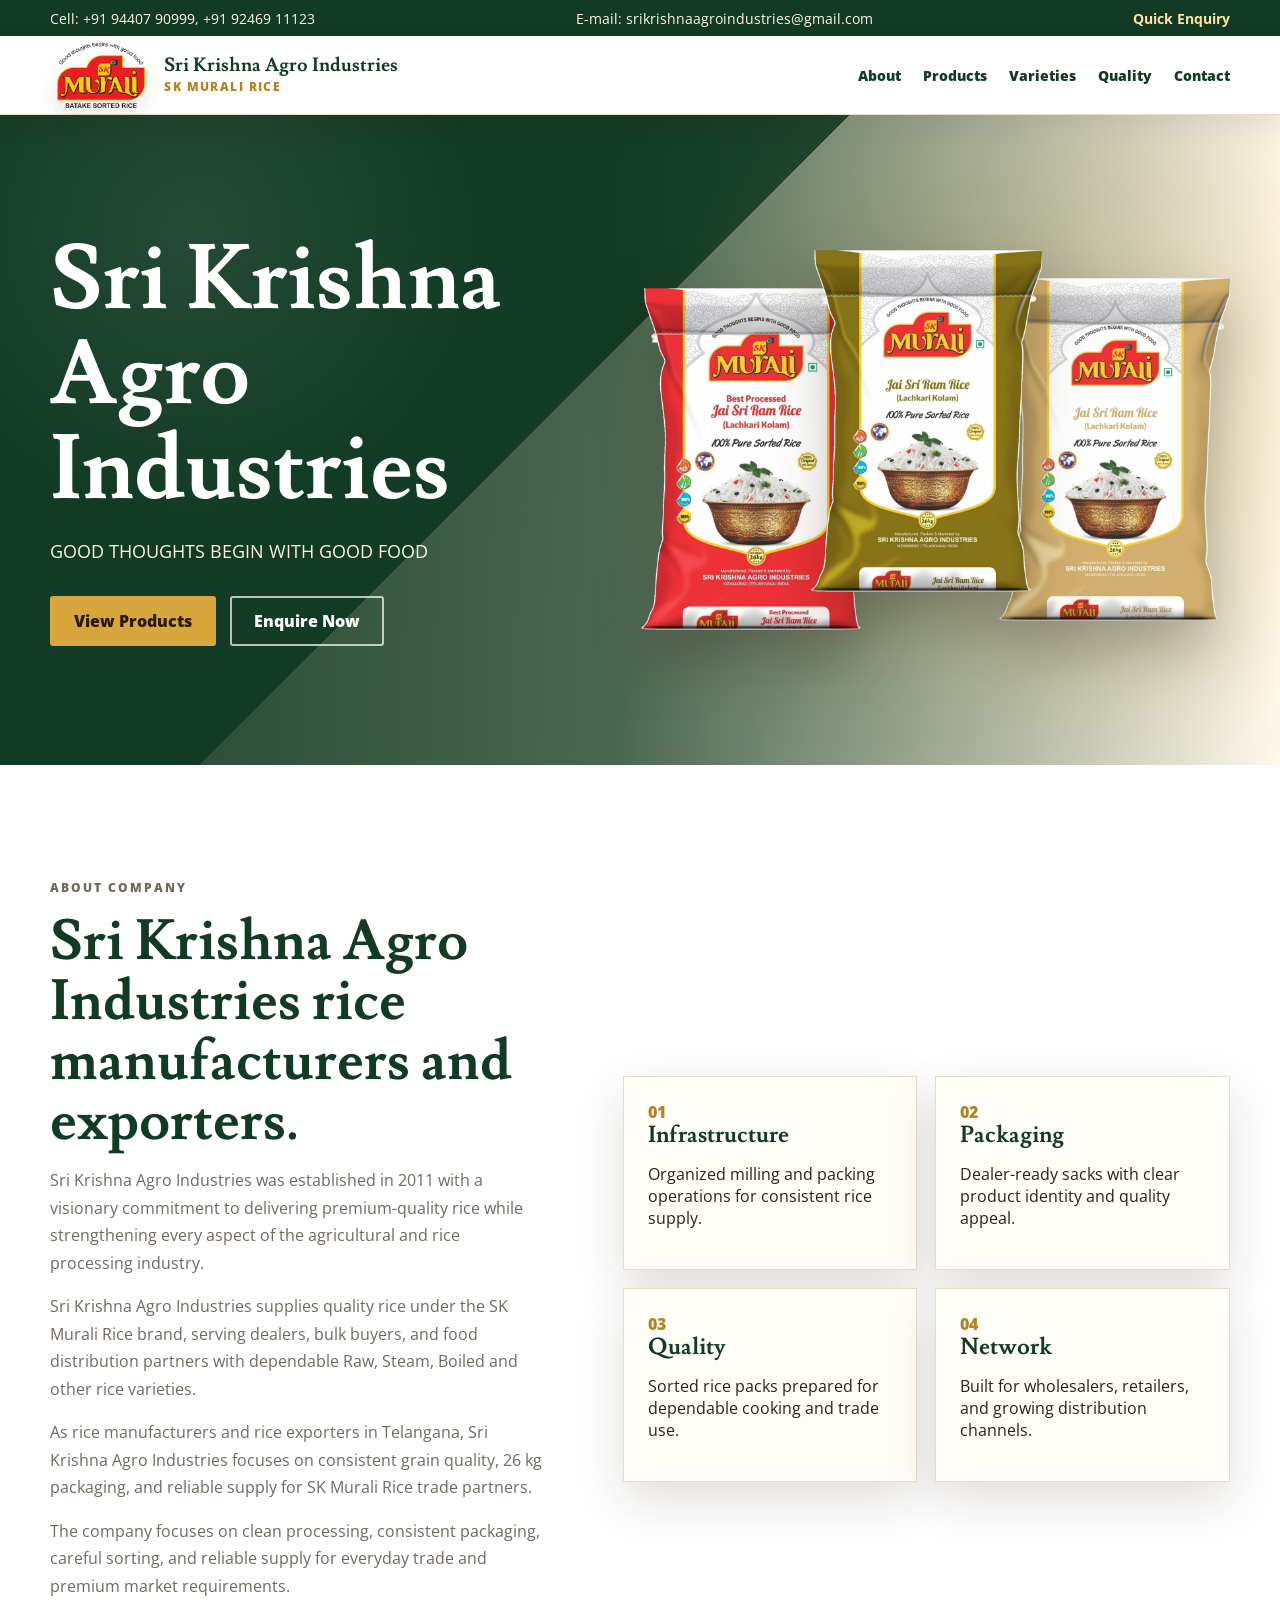
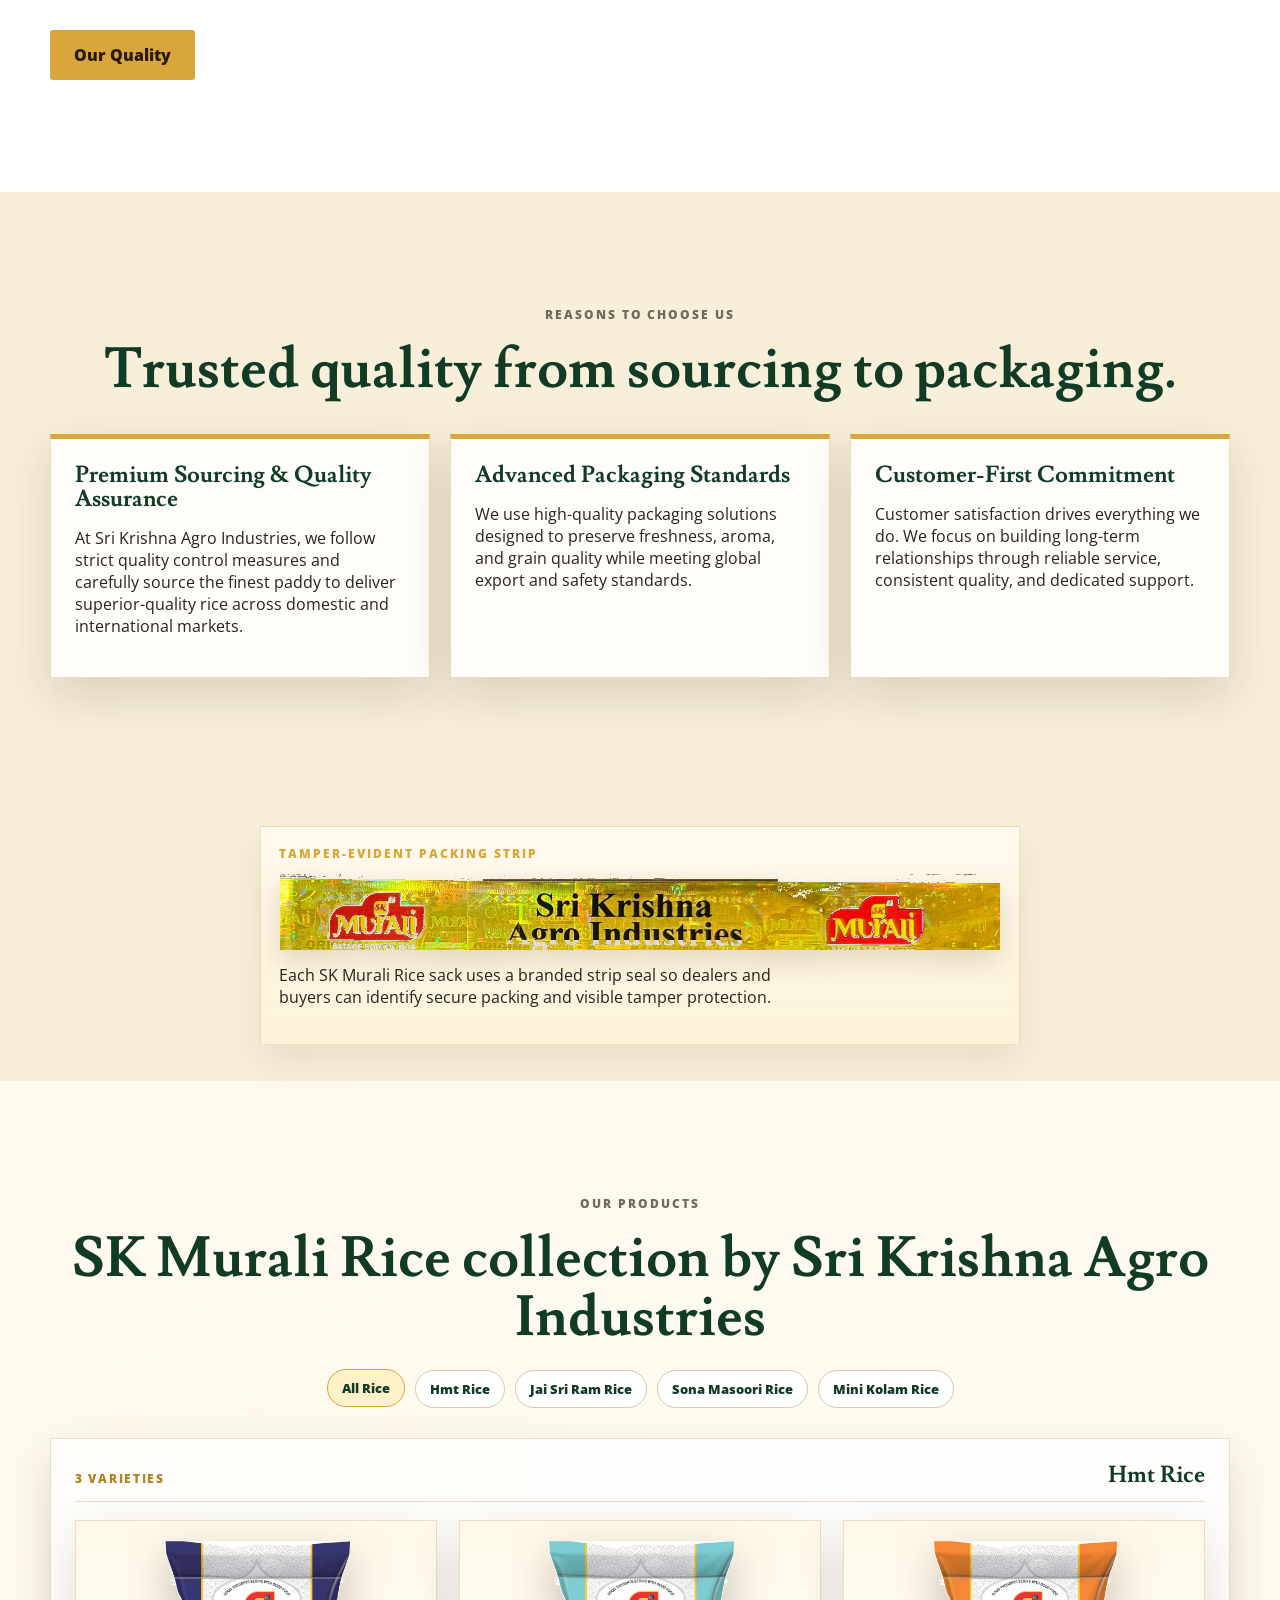
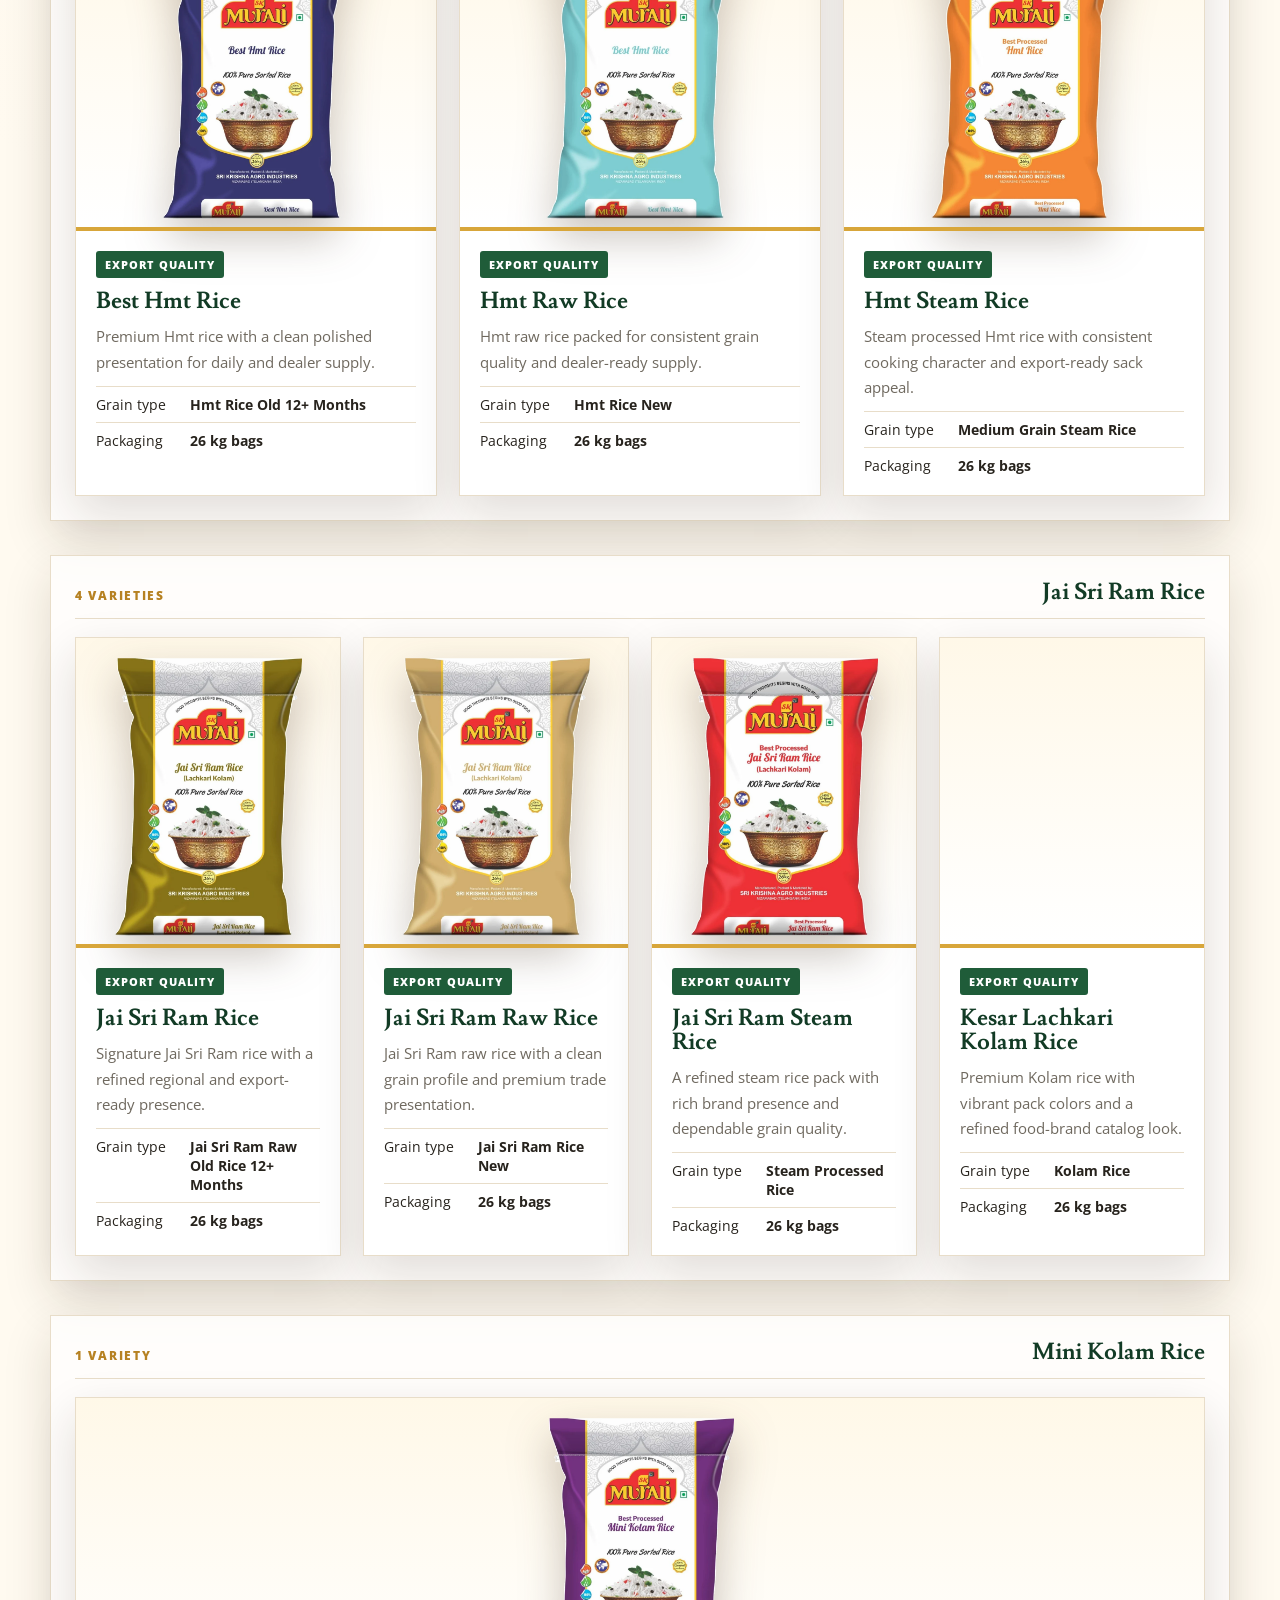
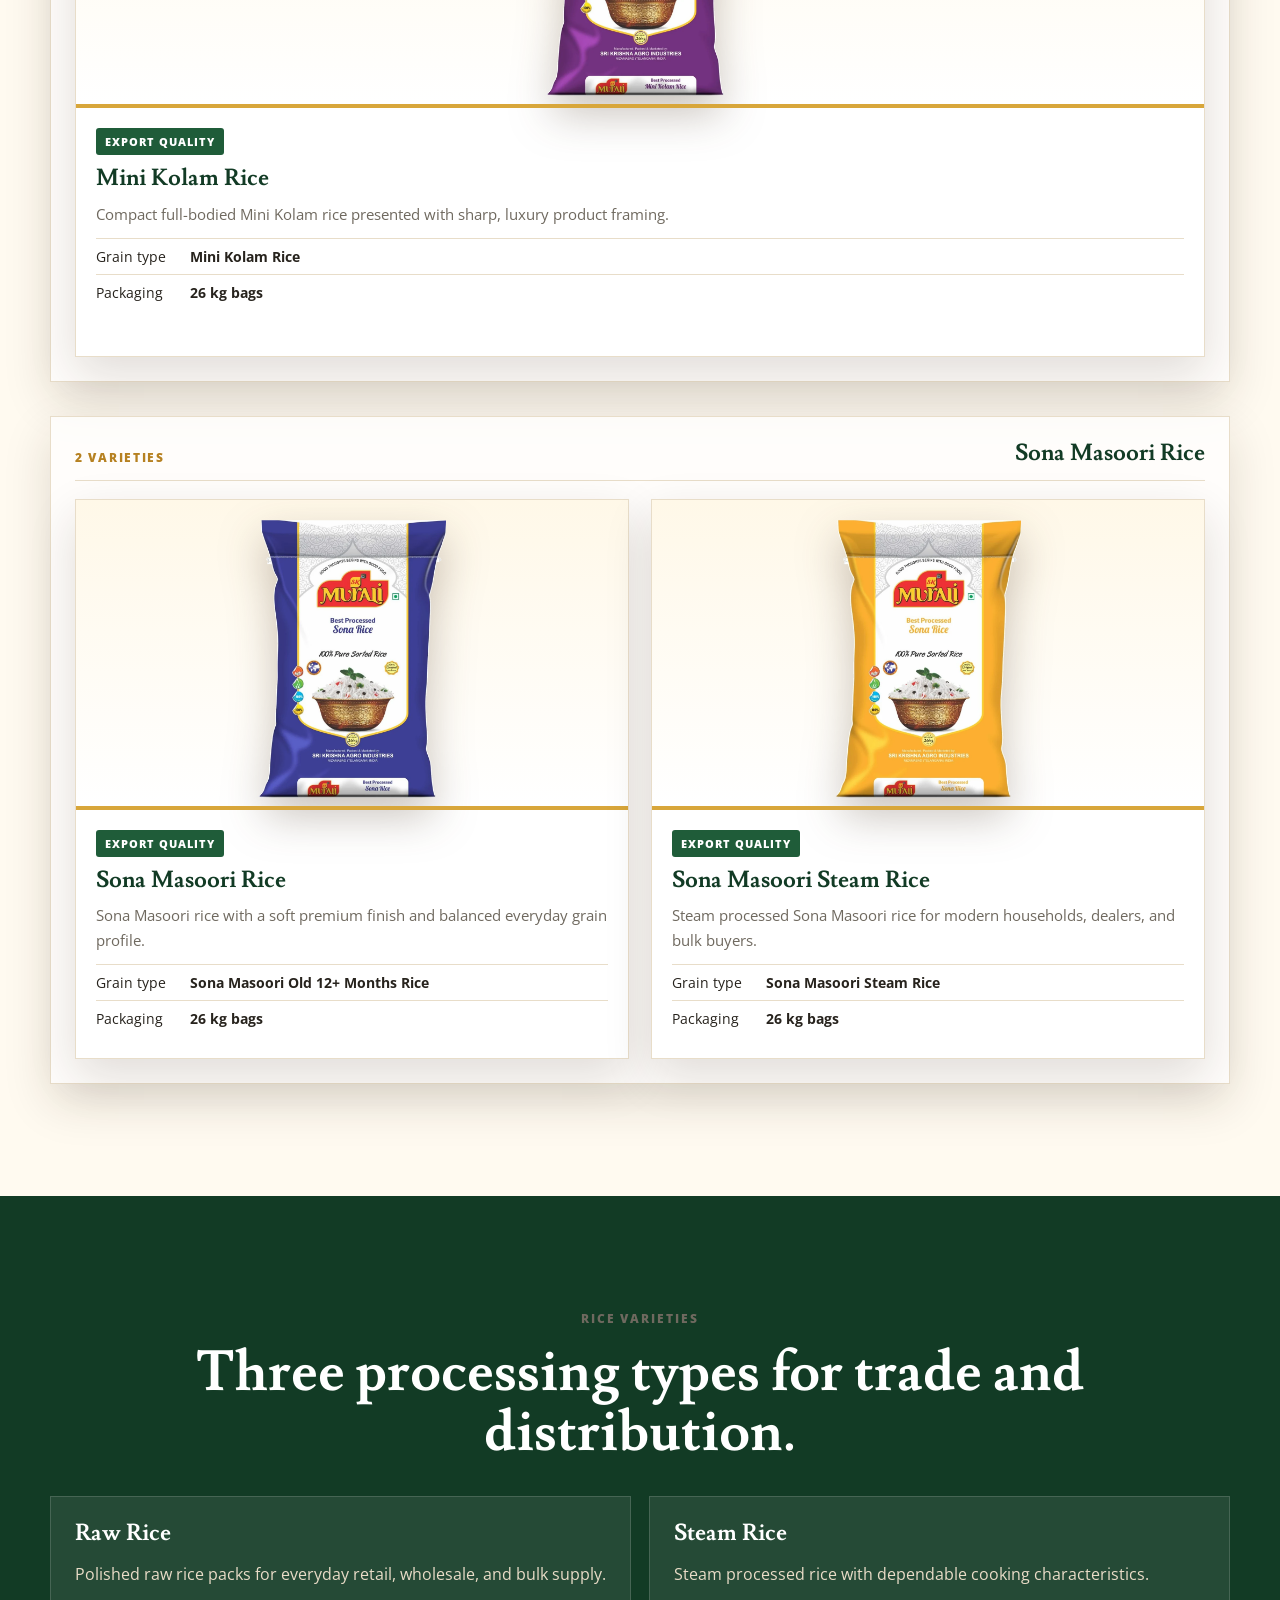
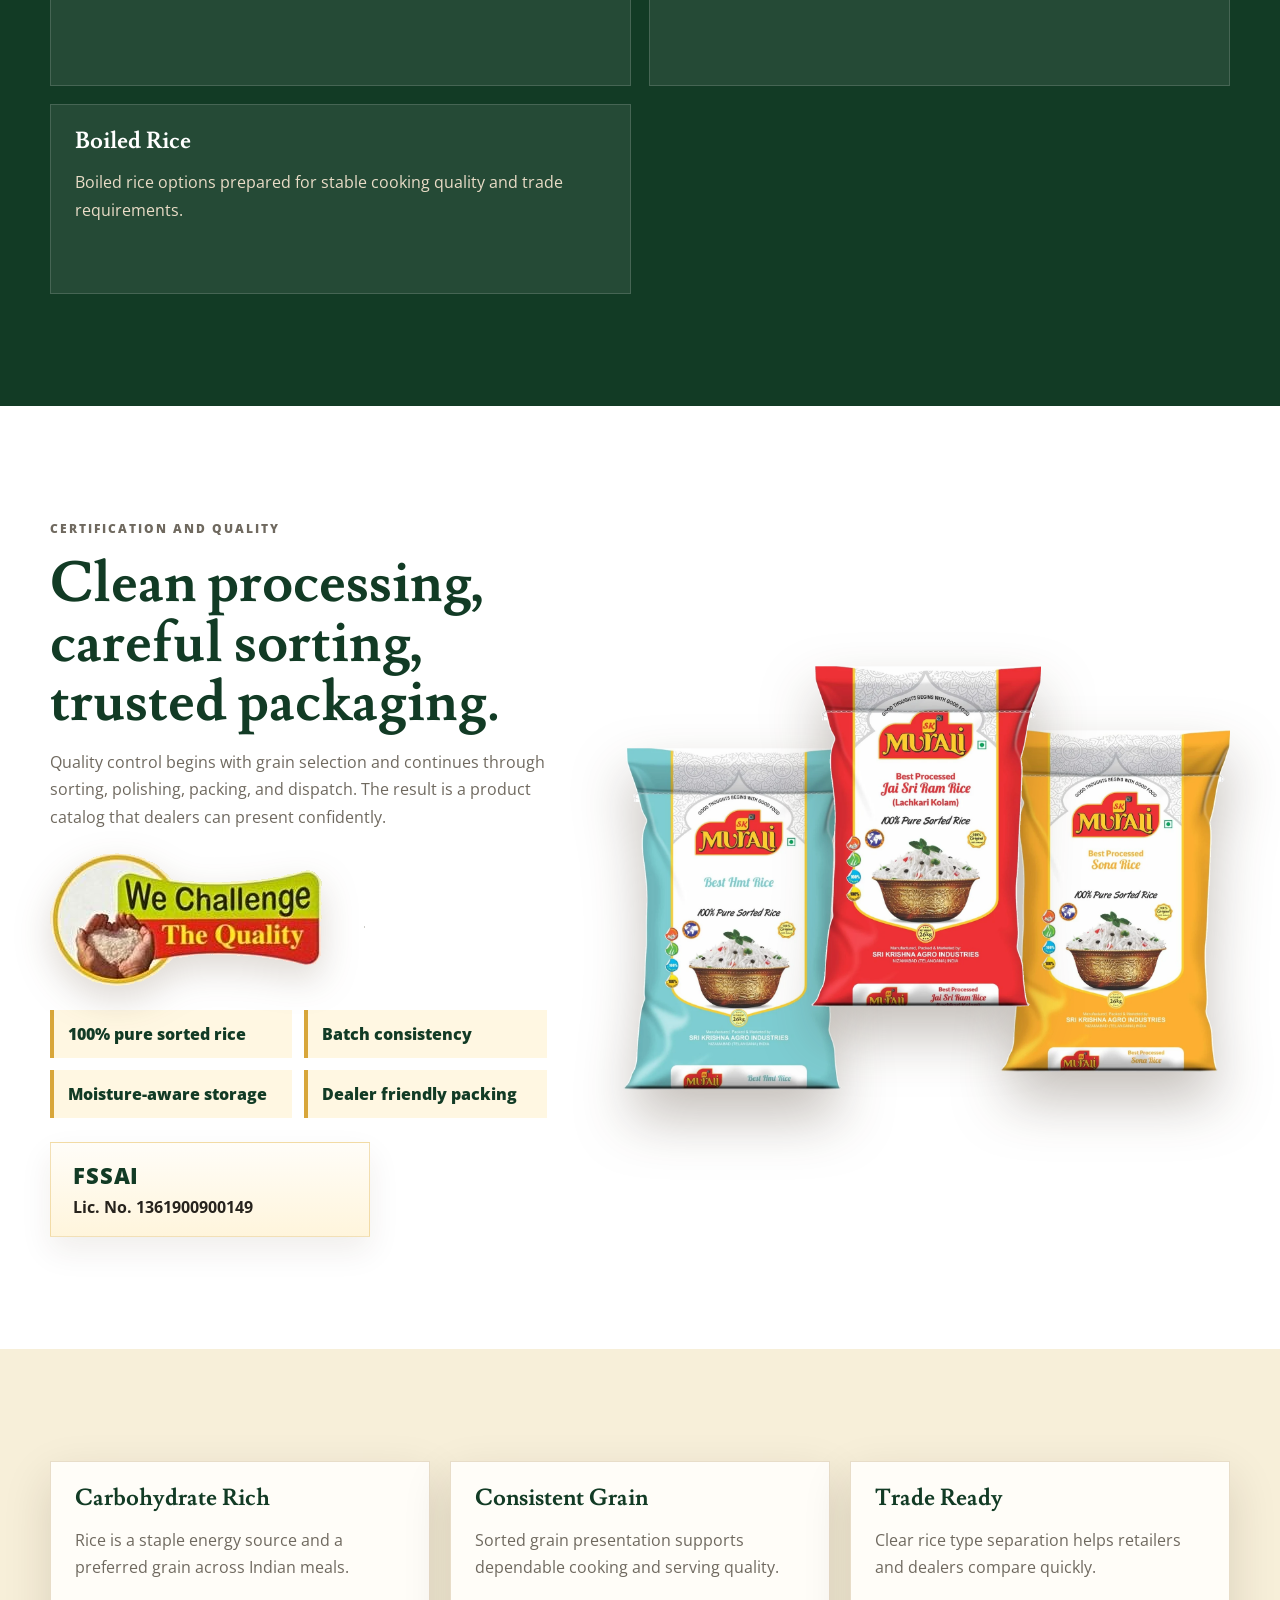
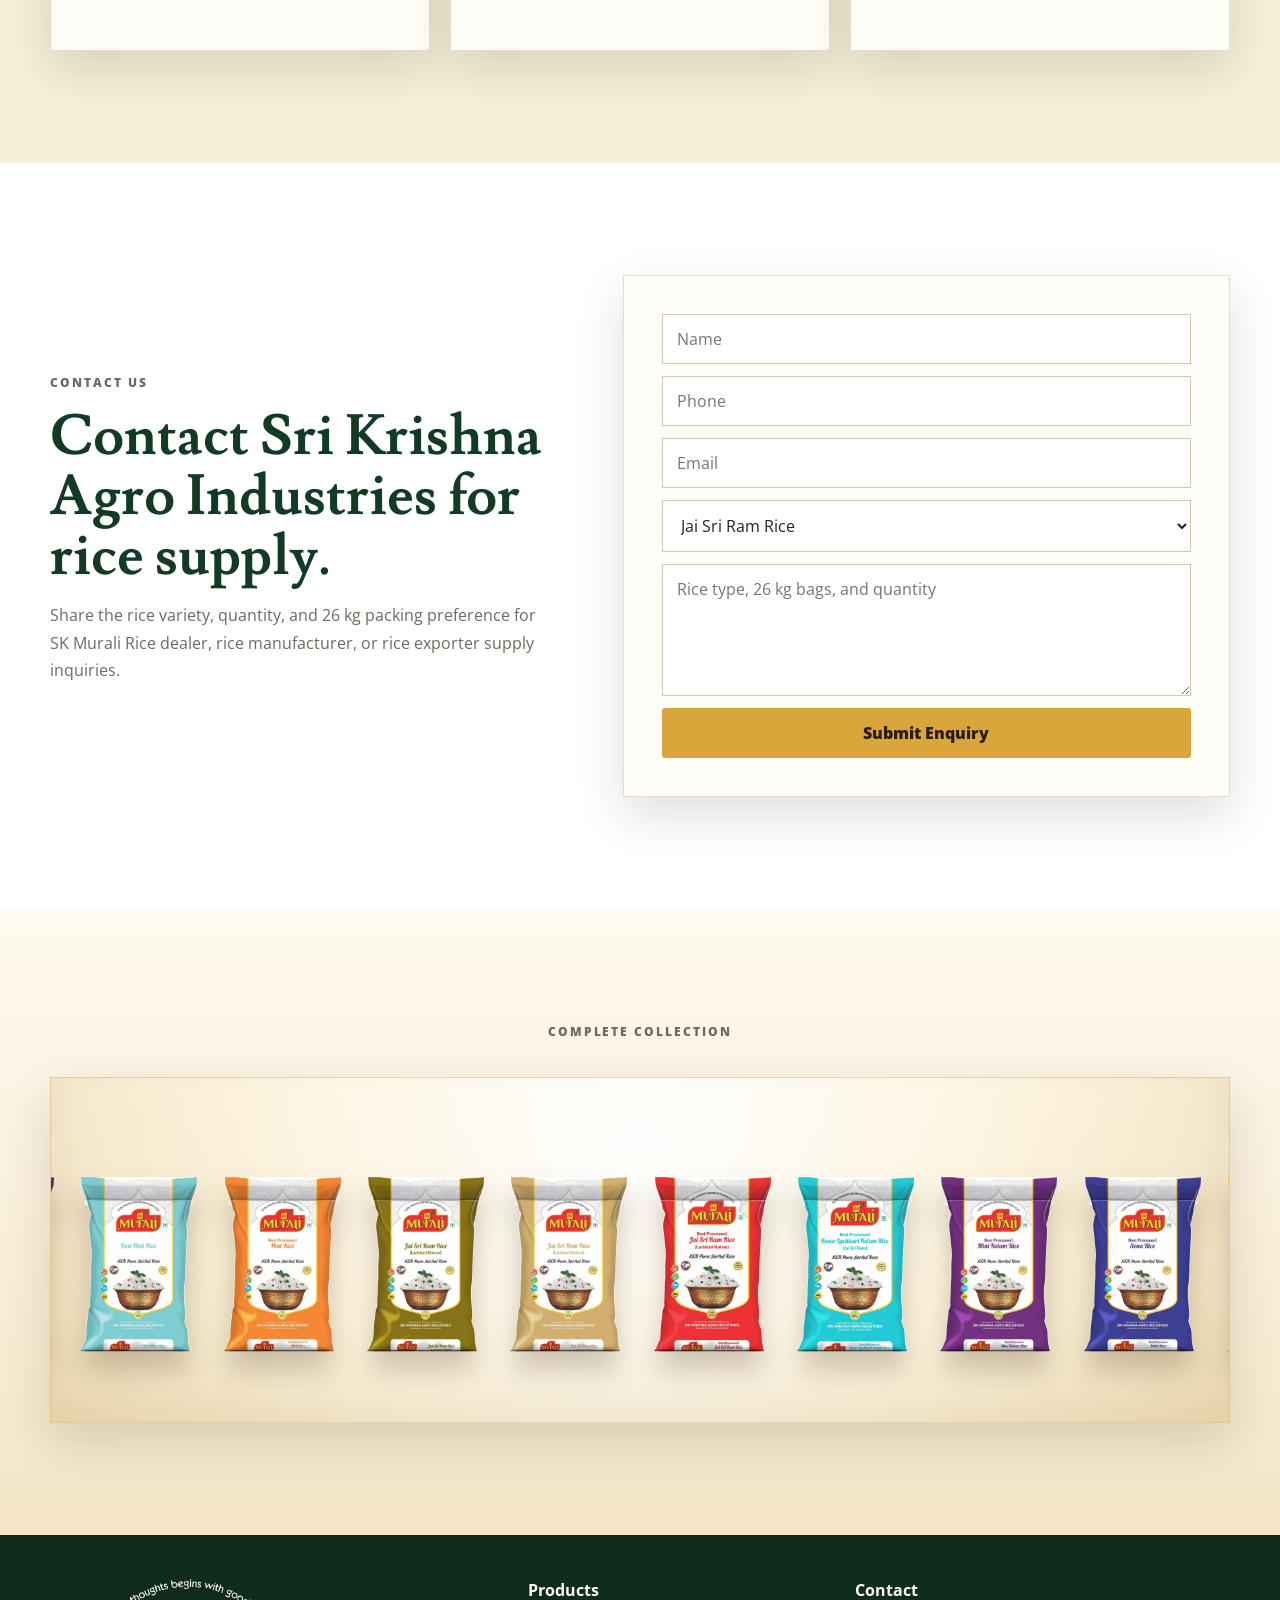
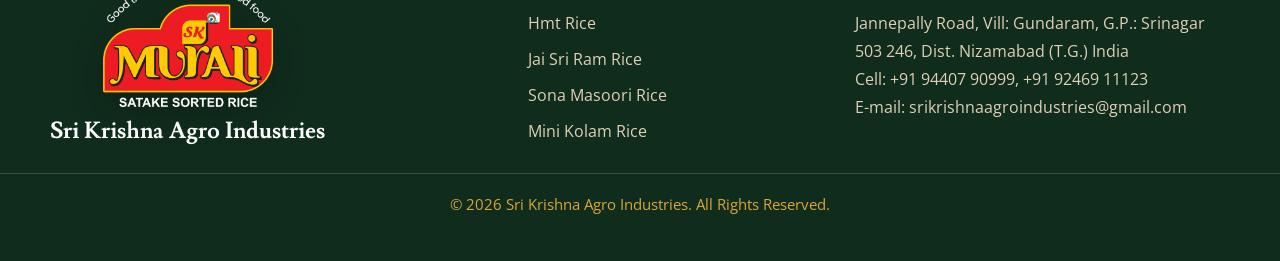
<file: index.html>
<!doctype html>
<html lang="en">
  <head>
    <meta charset="UTF-8" />
    <meta name="viewport" content="width=device-width, initial-scale=1.0" />
    <meta name="robots" content="index, follow, max-image-preview:large" />
    <meta
      name="description"
      content="Sri Krishna Agro Industries is a trusted SK Murali Rice manufacturer and rice exporter in Nizamabad, India, offering Hmt, Jai Sri Ram, Sona Masoori and Mini Kolam rice."
    />
    <meta
      name="keywords"
      content="Sri Krishna Agro Industries, SK Murali Rice, Rice Manufacturers, Rice Exporters, rice mill Nizamabad, Hmt Rice, Jai Sri Ram Rice, Sona Masoori Rice, Mini Kolam Rice"
    />
    <meta name="author" content="Sri Krishna Agro Industries" />
    <link rel="canonical" href="https://srikrishnaagroindustries.in/" />
    <meta property="og:type" content="website" />
    <meta property="og:site_name" content="Sri Krishna Agro Industries" />
    <meta property="og:title" content="Sri Krishna Agro Industries | SK Murali Rice Manufacturers & Rice Exporters" />
    <meta
      property="og:description"
      content="Premium SK Murali Rice from Sri Krishna Agro Industries, rice manufacturers and exporters serving dealers, bulk buyers and trade partners."
    />
    <meta property="og:url" content="https://srikrishnaagroindustries.in/" />
    <meta property="og:image" content="https://srikrishnaagroindustries.in/murali-logo.png" />
    <meta name="twitter:card" content="summary_large_image" />
    <meta name="twitter:title" content="Sri Krishna Agro Industries | SK Murali Rice" />
    <meta
      name="twitter:description"
      content="Sri Krishna Agro Industries supplies SK Murali Rice for domestic trade, rice manufacturing and export-quality packaging."
    />
    <meta name="theme-color" content="#123b25" />
    <title>Sri Krishna Agro Industries | SK Murali Rice Manufacturers & Rice Exporters</title>
    <link rel="preload" as="image" href="RICE_CUTOUTS_WEBP_V4/JAI_SRI_RAM__JAI_SRI_RAM_STEAM.webp?v=jaisriram-hero-5" />
    <link rel="preload" as="image" href="RICE_CUTOUTS_WEBP_V4/JAI_SRI_RAM__JAI_SRI_RAM_RAW.webp?v=jaisriram-hero-5" />
    <link rel="preload" as="image" href="RICE_CUTOUTS_WEBP_V4/JAI_SRI_RAM__JAI_SRI_RAM_RAW_NEW.webp?v=jaisriram-hero-5" />
    <link rel="stylesheet" href="styles.css?v=fssai-card-12" />
    <script type="application/ld+json">
      {
        "@context": "https://schema.org",
        "@type": "LocalBusiness",
        "name": "Sri Krishna Agro Industries",
        "alternateName": "SK Murali Rice",
        "url": "https://srikrishnaagroindustries.in/",
        "logo": "https://srikrishnaagroindustries.in/murali-logo.png",
        "image": "https://srikrishnaagroindustries.in/murali-logo.png",
        "description": "Sri Krishna Agro Industries is a rice manufacturer and rice exporter supplying SK Murali Rice varieties including Hmt Rice, Jai Sri Ram Rice, Sona Masoori Rice and Mini Kolam Rice.",
        "telephone": "+91 94407 90999",
        "email": "srikrishnaagroindustries@gmail.com",
        "address": {
          "@type": "PostalAddress",
          "streetAddress": "Jannepally Road, Vill: Gundaram, G.P.: Srinagar - 503 246",
          "addressLocality": "Nizamabad",
          "addressRegion": "Telangana",
          "postalCode": "503246",
          "addressCountry": "IN"
        },
        "sameAs": [
          "https://srikrishnaagroindustries.netlify.app/"
        ],
        "makesOffer": [
          { "@type": "Offer", "itemOffered": { "@type": "Product", "name": "SK Murali Hmt Rice" } },
          { "@type": "Offer", "itemOffered": { "@type": "Product", "name": "SK Murali Jai Sri Ram Rice" } },
          { "@type": "Offer", "itemOffered": { "@type": "Product", "name": "SK Murali Sona Masoori Rice" } },
          { "@type": "Offer", "itemOffered": { "@type": "Product", "name": "SK Murali Mini Kolam Rice" } }
        ]
      }
    </script>
  </head>
  <body>
    <div class="top-bar">
      <div class="wrap top-bar-inner">
        <span>Cell: +91 94407 90999, +91 92469 11123</span>
        <span>E-mail: srikrishnaagroindustries@gmail.com</span>
        <a href="#inquiry">Quick Enquiry</a>
      </div>
    </div>

    <header class="site-header">
      <div class="wrap nav-inner">
        <a class="brand" href="#top" aria-label="Sri Krishna Agro Industries home">
          <img class="brand-logo" src="murali-logo.png" alt="Sri Krishna Agro Industries SK Murali Rice logo" />
          <span>
            <strong>Sri Krishna Agro Industries</strong>
            <small>SK Murali Rice</small>
          </span>
        </a>
        <nav aria-label="Primary navigation">
          <a href="#about">About</a>
          <a href="#products">Products</a>
          <a href="#varieties">Varieties</a>
          <a href="#quality">Quality</a>
          <a href="#inquiry">Contact</a>
        </nav>
      </div>
    </header>

    <main id="top">
      <section class="hero">
        <div class="hero-overlay">
          <div class="wrap hero-content reveal">
            <div class="hero-text">
              <h1>Sri Krishna Agro Industries</h1>
              <p>GOOD THOUGHTS BEGIN WITH GOOD FOOD</p>
              <div class="hero-actions">
                <a class="button primary" href="#products">View Products</a>
                <a class="button secondary" href="#inquiry">Enquire Now</a>
              </div>
            </div>
            <div class="hero-products" aria-label="SK Murali Rice products">
              <img src="RICE_CUTOUTS_WEBP_V4/JAI_SRI_RAM__JAI_SRI_RAM_STEAM.webp?v=jaisriram-hero-5" alt="SK Murali Jai Sri Ram Steam Rice red 26 kg bag by Sri Krishna Agro Industries" width="700" height="1040" />
              <img src="RICE_CUTOUTS_WEBP_V4/JAI_SRI_RAM__JAI_SRI_RAM_RAW.webp?v=jaisriram-hero-5" alt="SK Murali Jai Sri Ram Rice green 26 kg bag by Sri Krishna Agro Industries" width="700" height="1040" />
              <img src="RICE_CUTOUTS_WEBP_V4/JAI_SRI_RAM__JAI_SRI_RAM_RAW_NEW.webp?v=jaisriram-hero-5" alt="SK Murali Jai Sri Ram Raw Rice gold 26 kg bag by Sri Krishna Agro Industries" width="700" height="1040" />
            </div>
          </div>
        </div>
      </section>

      <section id="about" class="section about">
        <div class="wrap about-grid">
          <div class="section-copy reveal">
            <p class="eyebrow">About company</p>
            <h2>Sri Krishna Agro Industries rice manufacturers and exporters.</h2>
            <p>
              Sri Krishna Agro Industries was established in 2011 with a
              visionary commitment to delivering premium-quality rice while
              strengthening every aspect of the agricultural and rice processing
              industry.
            </p>
            <p>
              Sri Krishna Agro Industries supplies quality rice under the SK
              Murali Rice brand, serving dealers, bulk buyers, and food
              distribution partners with dependable Raw, Steam, Boiled and
              other rice varieties.
            </p>
            <p>
              As rice manufacturers and rice exporters in Telangana, Sri Krishna
              Agro Industries focuses on consistent grain quality, 26 kg
              packaging, and reliable supply for SK Murali Rice trade partners.
            </p>
            <p>
              The company focuses on clean processing, consistent packaging,
              careful sorting, and reliable supply for everyday trade and
              premium market requirements.
            </p>
            <a class="button primary" href="#quality">Our Quality</a>
          </div>

          <div class="feature-boxes reveal">
            <article>
              <span>01</span>
              <h3>Infrastructure</h3>
              <p>Organized milling and packing operations for consistent rice supply.</p>
            </article>
            <article>
              <span>02</span>
              <h3>Packaging</h3>
              <p>Dealer-ready sacks with clear product identity and quality appeal.</p>
            </article>
            <article>
              <span>03</span>
              <h3>Quality</h3>
              <p>Sorted rice packs prepared for dependable cooking and trade use.</p>
            </article>
            <article>
              <span>04</span>
              <h3>Network</h3>
              <p>Built for wholesalers, retailers, and growing distribution channels.</p>
            </article>
          </div>
        </div>
      </section>

      <section class="section reasons">
        <div class="wrap">
          <div class="section-heading reveal">
            <p class="eyebrow">Reasons to choose us</p>
            <h2>Trusted quality from sourcing to packaging.</h2>
          </div>
          <div class="reasons-grid">
            <article class="reveal">
              <h3>Premium Sourcing & Quality Assurance</h3>
              <p>
                At Sri Krishna Agro Industries, we follow strict quality control
                measures and carefully source the finest paddy to deliver
                superior-quality rice across domestic and international markets.
              </p>
            </article>
            <article class="reveal">
              <h3>Advanced Packaging Standards</h3>
              <p>
                We use high-quality packaging solutions designed to preserve
                freshness, aroma, and grain quality while meeting global export
                and safety standards.
              </p>
            </article>
            <article class="reveal">
              <h3>Customer-First Commitment</h3>
              <p>
                Customer satisfaction drives everything we do. We focus on
                building long-term relationships through reliable service,
                consistent quality, and dedicated support.
              </p>
            </article>
          </div>
        </div>
      </section>

      <section class="section strip-section">
        <div class="wrap">
          <div class="seal-strip reveal">
            <p class="eyebrow">Tamper-evident packing strip</p>
            <img
              class="seal-strip-image"
              src="tamper-strip-cutout.png"
              alt="Sri Krishna Agro Industries tamper-evident strip used to seal SK Murali Rice sacks"
              loading="lazy"
            />
            <p>
              Each SK Murali Rice sack uses a branded strip seal so dealers
              and buyers can identify secure packing and visible tamper
              protection.
            </p>
          </div>
        </div>
      </section>

      <section id="products" class="section products-section">
        <div class="wrap">
          <div class="section-heading reveal">
            <p class="eyebrow">Our products</p>
            <h2>SK Murali Rice collection by Sri Krishna Agro Industries</h2>
          </div>
          <div class="collection-tabs reveal" aria-label="Rice collection families">
            <button type="button" class="is-active" data-family="all">All Rice</button>
            <button type="button" data-family="Hmt Rice">Hmt Rice</button>
            <button type="button" data-family="Jai Sri Ram Rice">Jai Sri Ram Rice</button>
            <button type="button" data-family="Sona Masoori Rice">Sona Masoori Rice</button>
            <button type="button" data-family="Mini Kolam Rice">Mini Kolam Rice</button>
          </div>
          <div class="product-grid" id="productGrid"></div>
        </div>
      </section>

      <section id="varieties" class="section varieties">
        <div class="wrap">
          <div class="section-heading reveal">
            <p class="eyebrow">Rice varieties</p>
            <h2>Three processing types for trade and distribution.</h2>
          </div>
          <div class="variety-grid">
            <article class="reveal">
              <h3>Raw Rice</h3>
              <p>Polished raw rice packs for everyday retail, wholesale, and bulk supply.</p>
            </article>
            <article class="reveal">
              <h3>Steam Rice</h3>
              <p>Steam processed rice with dependable cooking characteristics.</p>
            </article>
            <article class="reveal">
              <h3>Boiled Rice</h3>
              <p>Boiled rice options prepared for stable cooking quality and trade requirements.</p>
            </article>
          </div>
        </div>
      </section>

      <section id="quality" class="section quality">
        <div class="wrap quality-grid">
          <div class="section-copy reveal">
            <p class="eyebrow">Certification and quality</p>
            <h2>Clean processing, careful sorting, trusted packaging.</h2>
            <p>
              Quality control begins with grain selection and continues through
              sorting, polishing, packing, and dispatch. The result is a product
              catalog that dealers can present confidently.
            </p>
            <div class="quality-badge">
              <img
                class="quality-badge-image"
                src="quality-challenge-badge.png"
                alt="We Challenge The Quality"
                loading="lazy"
              />
            </div>
            <div class="quality-points">
              <span>100% pure sorted rice</span>
              <span>Batch consistency</span>
              <span>Moisture-aware storage</span>
              <span>Dealer friendly packing</span>
            </div>
            <div class="fssai-card reveal" aria-label="Sri Krishna Agro Industries FSSAI license number">
              <span>FSSAI</span>
              <strong>Lic. No. 1361900900149</strong>
            </div>
          </div>
          <div class="product-stack reveal">
            <img src="RICE_CUTOUTS_WEBP_V4/HMT__HMT_RAW_NEW.webp?v=top-design-4" alt="Hmt Raw Rice sack cutout" />
            <img src="RICE_CUTOUTS_WEBP_V4/JAI_SRI_RAM__JAI_SRI_RAM_STEAM.webp?v=top-design-4" alt="Jai Sri Ram Steam Rice sack cutout" />
            <img src="RICE_CUTOUTS_WEBP_V4/SONA_MASOORI__SONA_MASOORI_STEAM.webp?v=top-design-4" alt="Sona Masoori Steam Rice sack cutout" />
          </div>
        </div>
      </section>

      <section class="section nutrition">
        <div class="wrap nutrition-grid">
          <article class="reveal">
            <h3>Carbohydrate Rich</h3>
            <p>Rice is a staple energy source and a preferred grain across Indian meals.</p>
          </article>
          <article class="reveal">
            <h3>Consistent Grain</h3>
            <p>Sorted grain presentation supports dependable cooking and serving quality.</p>
          </article>
          <article class="reveal">
            <h3>Trade Ready</h3>
            <p>Clear rice type separation helps retailers and dealers compare quickly.</p>
          </article>
        </div>
      </section>

      <section id="inquiry" class="section inquiry">
        <div class="wrap inquiry-grid">
          <div class="section-copy reveal">
            <p class="eyebrow">Contact us</p>
            <h2>Contact Sri Krishna Agro Industries for rice supply.</h2>
            <p>
              Share the rice variety, quantity, and 26 kg packing preference for
              SK Murali Rice dealer, rice manufacturer, or rice exporter supply
              inquiries.
            </p>
          </div>
          <form
            class="reveal"
            action="https://formsubmit.co/srikrishnaagroindustries@gmail.com"
            method="POST"
          >
            <input type="hidden" name="_subject" value="New SK Murali Rice Enquiry" />
            <input type="hidden" name="_template" value="table" />
            <input type="hidden" name="_captcha" value="false" />
            <input type="hidden" name="_next" value="https://srikrishnaagroindustries.in/#inquiry" />
            <input name="Name" aria-label="Name" placeholder="Name" required />
            <input name="Phone" aria-label="Phone" placeholder="Phone" required />
            <input type="email" name="email" aria-label="Email" placeholder="Email" required />
            <select name="Product Interest" aria-label="Product interest" required>
              <option>Jai Sri Ram Rice</option>
              <option>Hmt Rice</option>
              <option>Sona Masoori Rice</option>
              <option>Mini Kolam Rice</option>
            </select>
            <textarea
              name="Requirement"
              aria-label="Requirement"
              placeholder="Rice type, 26 kg bags, and quantity"
              required
            ></textarea>
            <button class="button primary" type="submit">Submit Enquiry</button>
          </form>
        </div>
      </section>

      <section class="section sack-lineup" aria-label="SK Murali Rice sack lineup">
        <div class="wrap">
          <div class="section-heading reveal">
            <p class="eyebrow">Complete collection</p>
          </div>
          <div class="lineup-strip reveal">
            <img src="RICE_CUTOUTS_WEBP_V4/HMT__HMT_RAW.webp?v=top-design-4" alt="SK Murali Hmt Raw Rice bag from Sri Krishna Agro Industries" loading="lazy" />
            <img src="RICE_CUTOUTS_WEBP_V4/HMT__HMT_RAW_NEW.webp?v=top-design-4" alt="SK Murali Hmt Raw Rice new bag from Sri Krishna Agro Industries" loading="lazy" />
            <img src="RICE_CUTOUTS_WEBP_V4/HMT__HMT_STEAM.webp?v=top-design-4" alt="SK Murali Hmt Steam Rice bag from Sri Krishna Agro Industries" loading="lazy" />
            <img src="RICE_CUTOUTS_WEBP_V4/JAI_SRI_RAM__JAI_SRI_RAM_RAW.webp?v=top-design-4" alt="SK Murali Jai Sri Ram Rice bag from Sri Krishna Agro Industries" loading="lazy" />
            <img src="RICE_CUTOUTS_WEBP_V4/JAI_SRI_RAM__JAI_SRI_RAM_RAW_NEW.webp?v=top-design-4" alt="SK Murali Jai Sri Ram Raw Rice bag from Sri Krishna Agro Industries" loading="lazy" />
            <img src="RICE_CUTOUTS_WEBP_V4/JAI_SRI_RAM__JAI_SRI_RAM_STEAM.webp?v=top-design-4" alt="SK Murali Jai Sri Ram Steam Rice bag from Sri Krishna Agro Industries" loading="lazy" />
            <img src="RICE_CUTOUTS_WEBP_V4/JAI_SRI_RAM__KESAR_LACHKARI_KOLAM.webp?v=top-design-4" alt="SK Murali Kesar Lachkari Kolam Rice bag from Sri Krishna Agro Industries" loading="lazy" />
            <img src="RICE_CUTOUTS_WEBP_V4/MINI_KOLAM_RICE.webp?v=top-design-4" alt="SK Murali Mini Kolam Rice bag from Sri Krishna Agro Industries" loading="lazy" />
            <img src="RICE_CUTOUTS_WEBP_V4/SONA_MASOORI__SONA_MASOORI_STEAM_NEW.webp?v=top-design-4" alt="SK Murali Sona Masoori Rice bag from Sri Krishna Agro Industries" loading="lazy" />
            <img src="RICE_CUTOUTS_WEBP_V4/SONA_MASOORI__SONA_MASOORI_STEAM.webp?v=top-design-4" alt="SK Murali Sona Masoori Steam Rice bag from Sri Krishna Agro Industries" loading="lazy" />
          </div>
        </div>
      </section>
    </main>

    <footer class="footer">
      <div class="wrap footer-grid">
        <div class="footer-brand">
          <img class="footer-logo" src="murali-logo-footer.png" alt="Sri Krishna Agro Industries SK Murali Rice logo" />
          <h3>Sri Krishna Agro Industries</h3>
        </div>
        <div>
          <strong>Products</strong>
          <a class="footer-product-link" href="#products" data-footer-family="Hmt Rice">Hmt Rice</a>
          <a class="footer-product-link" href="#products" data-footer-family="Jai Sri Ram Rice">Jai Sri Ram Rice</a>
          <a class="footer-product-link" href="#products" data-footer-family="Sona Masoori Rice">Sona Masoori Rice</a>
          <a class="footer-product-link" href="#products" data-footer-family="Mini Kolam Rice">Mini Kolam Rice</a>
        </div>
        <div>
          <strong>Contact</strong>
          <address>
            Jannepally Road, Vill: Gundaram, G.P.: Srinagar 503 246, Dist. Nizamabad (T.G.) India<br />
            Cell: <a href="tel:+919440790999">+91 94407 90999</a>, <a href="tel:+919246911123">+91 92469 11123</a><br />
            E-mail: <a href="mailto:srikrishnaagroindustries@gmail.com">srikrishnaagroindustries@gmail.com</a>
          </address>
        </div>
      </div>
      <p class="footer-copyright">© <span id="currentYear"></span> Sri Krishna Agro Industries. All Rights Reserved.</p>
    </footer>

    <script src="app.js?v=copyright-year-9"></script>
  </body>
</html>
</file>
<file: styles.css>
@import url("https://fonts.googleapis.com/css2?family=Lusitana:wght@400;700&family=Open+Sans:wght@400;600;700;800&display=swap");

:root {
  --green: #1f5c39;
  --green-dark: #123b25;
  --gold: #d8a63a;
  --gold-dark: #b68121;
  --cream: #fffaf0;
  --paper: #ffffff;
  --text: #27231d;
  --muted: #6f695f;
  --line: #e8ddc9;
  --shadow: 0 18px 45px rgba(43, 31, 16, 0.14);
}

* {
  box-sizing: border-box;
}

html {
  scroll-behavior: smooth;
  overflow-x: hidden;
}

body {
  margin: 0;
  color: var(--text);
  font-family: "Open Sans", Arial, sans-serif;
  background: var(--cream);
  overflow-x: hidden;
}

img {
  max-width: 100%;
}

a {
  color: inherit;
  text-decoration: none;
}

button,
input,
select,
textarea {
  font: inherit;
}

.wrap {
  width: min(1180px, calc(100% - 36px));
  margin-inline: auto;
}

.top-bar {
  background: var(--green-dark);
  color: #fff7e7;
  font-size: 0.86rem;
}

.top-bar-inner {
  min-height: 36px;
  display: flex;
  align-items: center;
  justify-content: space-between;
  gap: 16px;
}

.top-bar a {
  color: #ffe2a1;
  font-weight: 700;
}

.site-header {
  position: sticky;
  top: 0;
  z-index: 40;
  background: rgba(255, 255, 255, 0.96);
  border-bottom: 1px solid var(--line);
  box-shadow: 0 8px 28px rgba(55, 37, 15, 0.08);
  backdrop-filter: blur(16px);
}

.nav-inner {
  min-height: 78px;
  display: flex;
  align-items: center;
  justify-content: space-between;
  gap: 22px;
}

.brand {
  min-width: 0;
  display: inline-flex;
  align-items: center;
  gap: 12px;
}

.brand-logo {
  width: clamp(86px, 8vw, 126px);
  height: 66px;
  flex: 0 0 auto;
  object-fit: contain;
  filter: drop-shadow(0 8px 10px rgba(45, 30, 12, 0.12));
}

.brand strong {
  display: block;
  color: var(--green-dark);
  font-family: "Lusitana", Georgia, serif;
  font-size: 1.18rem;
  line-height: 1.05;
  white-space: nowrap;
}

.brand small {
  display: block;
  margin-top: 3px;
  color: var(--gold-dark);
  font-size: 0.74rem;
  font-weight: 800;
  letter-spacing: 0.12em;
  text-transform: uppercase;
}

nav {
  display: flex;
  flex-wrap: wrap;
  justify-content: flex-end;
  gap: 22px;
  color: var(--green-dark);
  font-weight: 800;
  font-size: 0.9rem;
}

nav a {
  padding: 10px 0;
}

nav a:hover {
  color: var(--gold-dark);
}

.hero {
  position: relative;
  min-height: 640px;
  overflow: hidden;
  background:
    radial-gradient(circle at 78% 50%, rgba(216, 166, 58, 0.34), transparent 24rem),
    linear-gradient(135deg, #123b25 0%, #163d26 44%, #f6ead2 44%, #fff8eb 100%);
}

.hero-overlay {
  position: relative;
  min-height: 640px;
  display: grid;
  align-items: center;
  background:
    radial-gradient(circle at 15% 18%, rgba(255, 255, 255, 0.08), transparent 18rem),
    linear-gradient(90deg, rgba(18, 59, 37, 0.94), rgba(18, 59, 37, 0.76) 48%, rgba(255, 248, 235, 0.1));
}

.hero-content {
  display: grid;
  grid-template-columns: minmax(0, 0.9fr) minmax(320px, 1.1fr);
  gap: clamp(28px, 6vw, 80px);
  align-items: center;
  color: white;
  padding-block: 90px;
}

.hero-text {
  position: relative;
  z-index: 2;
}

.hero-products {
  position: relative;
  min-height: 470px;
}

.hero-products img {
  position: absolute;
  width: min(38%, 240px);
  height: 92%;
  object-fit: contain;
  filter: drop-shadow(0 28px 30px rgba(34, 22, 8, 0.28));
}

.hero-products img:nth-child(1) {
  left: 3%;
  bottom: 0;
}

.hero-products img:nth-child(2) {
  left: 31%;
  top: 0;
  z-index: 2;
}

.hero-products img:nth-child(3) {
  right: 0;
  bottom: 2%;
}

.eyebrow {
  margin: 0 0 14px;
  color: var(--gold);
  font-size: 0.78rem;
  font-weight: 900;
  letter-spacing: 0.16em;
  text-transform: uppercase;
}

h1,
h2,
h3 {
  margin: 0;
  font-family: "Lusitana", Georgia, serif;
  line-height: 1.06;
}

h1 {
  max-width: 760px;
  font-size: clamp(3.2rem, 7vw, 6.9rem);
}

h2 {
  color: var(--green-dark);
  font-size: clamp(2.2rem, 4.4vw, 4.7rem);
}

h3 {
  color: var(--green-dark);
  font-size: 1.42rem;
}

.hero-content p:not(.eyebrow),
.section-copy p,
.section-heading p,
.product-card p,
.variety-grid p,
.nutrition p,
.footer p,
.footer span {
  color: var(--muted);
  line-height: 1.72;
}

.hero-content p:not(.eyebrow) {
  max-width: 620px;
  color: #fff4df;
  font-size: 1.1rem;
}

.hero-actions {
  display: flex;
  flex-wrap: wrap;
  gap: 14px;
  margin-top: 30px;
}

.button {
  min-height: 46px;
  display: inline-flex;
  align-items: center;
  justify-content: center;
  border: 2px solid transparent;
  border-radius: 3px;
  padding: 12px 22px;
  font-weight: 900;
  cursor: pointer;
  transition: transform 0.25s ease, background 0.25s ease, color 0.25s ease;
}

.button:hover {
  transform: translateY(-2px);
}

.button.primary {
  color: #2a1a08;
  background: var(--gold);
}

.button.secondary {
  color: white;
  border-color: rgba(255, 255, 255, 0.7);
}

.section {
  padding: clamp(66px, 9vw, 112px) 0;
  scroll-margin-top: 94px;
}

.about,
.quality {
  background: var(--paper);
}

.about-grid,
.quality-grid,
.inquiry-grid {
  display: grid;
  grid-template-columns: minmax(0, 0.9fr) minmax(300px, 1.1fr);
  gap: clamp(34px, 6vw, 76px);
  align-items: center;
}

.section-copy p,
.section-heading p {
  max-width: 700px;
}

.section-copy .button {
  margin-top: 14px;
}

.feature-boxes {
  display: grid;
  grid-template-columns: repeat(2, minmax(180px, 1fr));
  gap: 18px;
}

.feature-boxes article,
.variety-grid article,
.nutrition article,
.reasons-grid article {
  min-height: 190px;
  padding: 24px;
  border: 1px solid var(--line);
  background: #fffdf8;
  box-shadow: var(--shadow);
}

.feature-boxes span {
  color: var(--gold-dark);
  font-weight: 900;
}

.section-heading {
  margin-bottom: 34px;
  text-align: center;
}

.section-heading p {
  margin-inline: auto;
}

.reasons {
  background: #f7efd9;
}

.strip-section {
  padding-top: 36px;
  padding-bottom: 36px;
  background: #f7efd9;
}

.strip-section .seal-strip {
  width: min(760px, 100%);
  margin: 0 auto;
}

.reasons-grid {
  display: grid;
  grid-template-columns: repeat(3, minmax(220px, 1fr));
  gap: 20px;
}

.reasons-grid article {
  border-top: 5px solid var(--gold);
}

.collection-tabs {
  display: flex;
  flex-wrap: wrap;
  justify-content: center;
  gap: 10px;
  margin: -12px 0 30px;
}

.collection-tabs button {
  border: 1px solid #d7c7ad;
  border-radius: 999px;
  padding: 9px 14px;
  color: var(--green-dark);
  background: white;
  font-size: 0.82rem;
  font-weight: 900;
  cursor: pointer;
  transition: background 0.2s ease, border-color 0.2s ease, transform 0.2s ease;
}

.collection-tabs button:hover,
.collection-tabs button.is-active {
  border-color: var(--gold);
  background: #fff1c8;
  transform: translateY(-1px);
}

.type-tabs {
  display: grid;
  grid-template-columns: repeat(auto-fit, minmax(210px, 1fr));
  gap: 12px;
  margin: -12px 0 26px;
}

.type-tabs:empty {
  display: none;
}

.type-tabs button {
  min-height: 118px;
  display: grid;
  grid-template-columns: 58px 1fr;
  align-items: center;
  gap: 12px;
  border: 1px solid var(--line);
  border-radius: 6px;
  padding: 10px 12px;
  color: var(--green-dark);
  background: white;
  box-shadow: 0 10px 26px rgba(43, 31, 16, 0.08);
  cursor: pointer;
  text-align: left;
  transition: transform 0.2s ease, border-color 0.2s ease, background 0.2s ease;
}

.type-tabs button:hover,
.type-tabs button.is-active {
  border-color: var(--gold);
  background: #fff6dc;
  transform: translateY(-2px);
}

.type-tabs img {
  width: 58px;
  height: 92px;
  object-fit: contain;
  filter: drop-shadow(0 10px 12px rgba(60, 40, 18, 0.18));
}

.type-tabs span {
  font-weight: 900;
  line-height: 1.2;
}

.product-detail {
  display: grid;
  grid-template-columns: minmax(0, 1fr) minmax(220px, 0.55fr);
  gap: clamp(20px, 4vw, 42px);
  align-items: center;
  margin: 0 auto 30px;
  padding: clamp(20px, 4vw, 34px);
  border: 1px solid var(--line);
  background:
    radial-gradient(circle at 88% 28%, rgba(216, 166, 58, 0.24), transparent 16rem),
    #fffdf8;
  box-shadow: var(--shadow);
}

.product-detail h3 {
  font-size: clamp(1.9rem, 4vw, 3.4rem);
}

.product-detail .spec-list {
  max-width: 520px;
  margin-top: 12px;
}

.detail-image {
  display: grid;
  place-items: center;
  min-height: 320px;
}

.detail-image img {
  max-height: 380px;
  object-fit: contain;
  filter: drop-shadow(0 24px 24px rgba(45, 30, 12, 0.24));
}

.products-section {
  background:
    linear-gradient(rgba(255, 250, 240, 0.92), rgba(255, 250, 240, 0.92)),
    radial-gradient(circle at 20% 10%, rgba(216, 166, 58, 0.24), transparent 26rem);
}

.product-grid {
  display: grid;
  gap: 34px;
}

.rice-family {
  padding: 24px;
  border: 1px solid var(--line);
  background: rgba(255, 255, 255, 0.74);
  box-shadow: var(--shadow);
}

.rice-family-heading {
  display: flex;
  align-items: end;
  justify-content: space-between;
  gap: 18px;
  margin-bottom: 18px;
  border-bottom: 1px solid var(--line);
  padding-bottom: 14px;
}

.rice-family-heading p {
  margin: 0;
  color: var(--gold-dark);
  font-size: 0.76rem;
  font-weight: 900;
  letter-spacing: 0.14em;
  text-transform: uppercase;
}

.rice-family-grid {
  display: grid;
  grid-template-columns: repeat(auto-fit, minmax(245px, 1fr));
  gap: 22px;
}

.product-card {
  position: relative;
  min-height: 560px;
  display: flex;
  flex-direction: column;
  overflow: hidden;
  border: 1px solid var(--line);
  background: white;
  box-shadow: var(--shadow);
  transition: transform 0.25s ease, box-shadow 0.25s ease;
}

.product-select {
  position: absolute;
  inset: 0;
  z-index: 4;
  border: 0;
  padding: 0;
  background: transparent;
  cursor: pointer;
}

.product-card:hover {
  transform: translateY(-5px);
  box-shadow: 0 24px 55px rgba(43, 31, 16, 0.2);
}

.product-card.is-selected {
  outline: 3px solid var(--gold);
  outline-offset: 3px;
}

.product-image {
  flex: 0 0 300px;
  display: grid;
  place-items: center;
  padding: 20px 18px 8px;
  background: linear-gradient(180deg, #fff8e8, #ffffff);
}

.product-image img {
  width: 100%;
  height: 278px;
  object-fit: contain;
  object-position: center bottom;
  filter: drop-shadow(0 18px 22px rgba(60, 40, 18, 0.28));
  transition: transform 0.3s ease;
}

.product-card:hover .product-image img {
  transform: scale(1.04);
}

.product-content {
  flex: 1;
  position: relative;
  z-index: 2;
  display: grid;
  align-content: start;
  gap: 11px;
  padding: 20px;
  border-top: 4px solid var(--gold);
}

.product-badge {
  width: fit-content;
  padding: 6px 9px;
  color: white;
  background: var(--green);
  border-radius: 3px;
  font-size: 0.68rem;
  font-weight: 900;
  letter-spacing: 0.09em;
  text-transform: uppercase;
}

.product-content p {
  margin: 0;
  font-size: 0.92rem;
}

.spec-list {
  display: grid;
  gap: 8px;
  margin: 0;
  padding: 0;
  list-style: none;
  font-size: 0.86rem;
}

.spec-list li {
  display: grid;
  grid-template-columns: 82px 1fr;
  gap: 12px;
  border-top: 1px solid var(--line);
  padding-top: 8px;
}

.spec-list strong {
  color: var(--text);
}

.varieties {
  background: var(--green-dark);
}

.varieties h2,
.varieties h3 {
  color: white;
}

.variety-grid {
  display: grid;
  grid-template-columns: repeat(2, minmax(240px, 1fr));
  gap: 18px;
}

.variety-grid article {
  background: rgba(255, 255, 255, 0.08);
  border-color: rgba(255, 255, 255, 0.15);
  box-shadow: none;
}

.variety-grid p {
  color: #e9dcc7;
}

.quality-points {
  display: grid;
  grid-template-columns: repeat(2, minmax(150px, 1fr));
  gap: 12px;
  margin-top: 24px;
}

.quality-points span {
  padding: 13px 14px;
  color: var(--green-dark);
  font-weight: 800;
  background: #fff7e2;
  border-left: 4px solid var(--gold);
}

.fssai-card {
  margin-top: 24px;
  width: fit-content;
  min-width: min(100%, 320px);
  padding: 18px 22px;
  border: 1px solid rgba(216, 166, 58, 0.34);
  background: linear-gradient(180deg, #fffdf8, #fff5dc);
  box-shadow: 0 14px 30px rgba(64, 42, 16, 0.08);
}

.fssai-card span,
.fssai-card strong {
  display: block;
}

.fssai-card span {
  color: var(--green-dark);
  font-size: 1.35rem;
  font-weight: 900;
  letter-spacing: 0.04em;
}

.fssai-card strong {
  margin-top: 6px;
  color: var(--text);
  font-size: 1rem;
  font-weight: 700;
}

.quality-badge {
  display: block;
  margin-top: 22px;
}

.quality-badge-image {
  display: block;
  width: min(315px, 100%);
  height: auto;
  filter: drop-shadow(0 14px 18px rgba(72, 44, 14, 0.18));
}

.seal-strip {
  margin-top: 24px;
  padding: 18px 18px 20px;
  border: 1px solid rgba(216, 166, 58, 0.34);
  background: linear-gradient(180deg, rgba(255, 250, 238, 0.98), rgba(252, 243, 217, 0.92));
  box-shadow: 0 16px 34px rgba(64, 42, 16, 0.08);
}

.seal-strip .eyebrow {
  margin-bottom: 12px;
}

.seal-strip-image {
  display: block;
  width: min(100%, 720px);
  height: auto;
  margin-inline: auto;
  filter: drop-shadow(0 10px 14px rgba(86, 60, 12, 0.18));
}

.seal-strip p:last-child {
  margin-top: 14px;
  max-width: 60ch;
}

.product-stack {
  min-height: 460px;
  position: relative;
}

.product-stack img {
  position: absolute;
  width: min(38%, 230px);
  height: 82%;
  object-fit: contain;
  filter: drop-shadow(0 28px 28px rgba(45, 30, 12, 0.28));
}

.product-stack img:nth-child(1) {
  left: 0;
  bottom: 0;
}

.product-stack img:nth-child(2) {
  left: 31%;
  top: 0;
  z-index: 2;
}

.product-stack img:nth-child(3) {
  right: 0;
  bottom: 4%;
}

.nutrition {
  background: #f7efd9;
}

.nutrition-grid {
  display: grid;
  grid-template-columns: repeat(3, minmax(220px, 1fr));
  gap: 20px;
}

.inquiry {
  background: var(--paper);
}

.sack-lineup {
  overflow: hidden;
  background:
    linear-gradient(180deg, #fffaf0 0%, #f3e5c5 100%);
}

.lineup-strip {
  display: flex;
  align-items: flex-end;
  justify-content: center;
  gap: clamp(10px, 2vw, 26px);
  margin-top: 28px;
  padding: clamp(22px, 4vw, 42px) clamp(12px, 3vw, 34px);
  min-height: clamp(220px, 27vw, 360px);
  overflow-x: auto;
  border: 1px solid rgba(206, 168, 94, 0.42);
  background:
    radial-gradient(circle at 50% 18%, rgba(255, 255, 255, 0.95), rgba(255, 247, 226, 0.5) 52%, rgba(214, 174, 93, 0.22) 100%);
  box-shadow: inset 0 -24px 40px rgba(120, 78, 27, 0.08), var(--shadow);
  scrollbar-width: thin;
}

.lineup-strip img {
  flex: 0 0 auto;
  width: clamp(86px, 9.2vw, 138px);
  height: clamp(156px, 18vw, 260px);
  object-fit: contain;
  filter: drop-shadow(0 18px 14px rgba(61, 39, 14, 0.24));
  transform-origin: bottom center;
  transition: transform 0.28s ease, filter 0.28s ease;
}

.lineup-strip img:hover {
  transform: translateY(-10px) scale(1.04);
  filter: drop-shadow(0 26px 20px rgba(61, 39, 14, 0.3));
}

form {
  display: grid;
  gap: 12px;
  padding: clamp(22px, 4vw, 38px);
  border: 1px solid var(--line);
  background: #fffdf8;
  box-shadow: var(--shadow);
}

input,
select,
textarea {
  width: 100%;
  min-height: 50px;
  border: 1px solid #d7c7ad;
  padding: 13px 14px;
  color: var(--text);
  background: white;
  outline: none;
}

textarea {
  min-height: 132px;
  resize: vertical;
}

.footer {
  padding: 44px 0;
  color: #f9efd7;
  background: #102c1d;
}

.footer-grid {
  display: grid;
  grid-template-columns: 1.2fr 0.8fr 1fr;
  gap: 28px;
}

.footer h3,
.footer strong {
  color: white;
}

.footer-brand {
  width: fit-content;
  display: flex;
  flex-direction: column;
  align-items: center;
  text-align: center;
}

.footer-logo {
  display: block;
  width: 170px;
  max-width: 100%;
  max-height: 128px;
  height: auto;
  margin: 0 auto 12px;
  object-fit: contain;
  filter: drop-shadow(0 10px 16px rgba(0, 0, 0, 0.24));
}

.footer span,
.footer-product-link,
.footer address {
  display: block;
  margin-top: 8px;
  color: #dfd0b6;
  font-style: normal;
  line-height: 1.75;
}

.footer-product-link {
  width: fit-content;
  text-decoration: none;
  transition: color 0.22s ease, transform 0.22s ease;
}

.footer-product-link:hover,
.footer-product-link:focus-visible {
  color: var(--gold);
  transform: translateX(4px);
}

.footer-product-link:focus-visible {
  outline: 2px solid var(--gold);
  outline-offset: 3px;
}

.footer p {
  color: var(--gold);
}

.footer-copyright {
  margin: 28px auto 0;
  padding-top: 18px;
  border-top: 1px solid rgba(249, 239, 215, 0.16);
  color: #dfd0b6;
  font-size: 0.92rem;
  text-align: center;
}

.footer-copyright span {
  display: inline;
  margin: 0;
  color: inherit;
  line-height: inherit;
}

.reveal {
  opacity: 1;
  transform: translateY(0);
  transition: opacity 0.65s ease, transform 0.65s ease;
}

.reveal.is-visible {
  opacity: 1;
  transform: translateY(0);
}

@media (min-width: 1500px) {
  .product-grid {
    grid-template-columns: repeat(4, minmax(245px, 1fr));
  }
}

@media (max-width: 1060px) {
  .about-grid,
  .quality-grid,
  .inquiry-grid {
    grid-template-columns: 1fr;
  }

  .hero-content {
    grid-template-columns: 1fr;
  }

  .hero-products {
    width: min(100%, 720px);
    margin-inline: auto;
  }

  .variety-grid,
  .nutrition-grid,
  .reasons-grid {
    grid-template-columns: repeat(2, minmax(220px, 1fr));
  }

  .product-stack {
    width: min(100%, 700px);
    margin-inline: auto;
  }
}

@media (max-width: 820px) {
  .top-bar-inner {
    justify-content: center;
    flex-wrap: wrap;
    padding-block: 8px;
  }

  .nav-inner {
    min-height: auto;
    align-items: flex-start;
    flex-direction: column;
    padding-block: 14px;
  }

  nav {
    justify-content: flex-start;
    gap: 10px 18px;
  }

  .hero,
  .hero-overlay {
    min-height: 560px;
  }

  .hero-products {
    min-height: 410px;
  }

  h1 {
    font-size: clamp(2.7rem, 11vw, 4.8rem);
  }
}

@media (max-width: 640px) {
  .wrap {
    width: min(100% - 28px, 1180px);
  }

  .top-bar {
    display: none;
  }

  .brand-logo {
    width: 82px;
    height: 52px;
  }

  .brand strong {
    max-width: 250px;
    overflow: hidden;
    font-size: 0.96rem;
    text-overflow: ellipsis;
  }

  .brand small {
    font-size: 0.64rem;
  }

  nav {
    font-size: 0.78rem;
  }

  .hero,
  .hero-overlay {
    min-height: 520px;
  }

  .hero-content {
    padding-block: 58px;
  }

  .hero-products {
    min-height: 330px;
  }

  .hero-products img {
    width: 38%;
    height: 74%;
  }

  .hero-products img:nth-child(1) {
    left: 2%;
  }

  .hero-products img:nth-child(2) {
    left: 31%;
  }

  .hero-products img:nth-child(3) {
    right: 2%;
  }

  h1 {
    max-width: 10ch;
    font-size: clamp(2.35rem, 12vw, 3.4rem);
  }

  h2 {
    font-size: clamp(1.95rem, 10vw, 3.1rem);
  }

  .hero-actions,
  .button {
    width: 100%;
  }

  .feature-boxes,
  .variety-grid,
  .nutrition-grid,
  .quality-points,
  .reasons-grid,
  .footer-grid {
    grid-template-columns: 1fr;
  }

  .rice-family {
    padding: 14px;
  }

  .rice-family-grid {
    grid-template-columns: repeat(2, minmax(0, 1fr));
    gap: 12px;
  }

  .lineup-strip {
    display: grid;
    grid-template-columns: repeat(2, minmax(0, 1fr));
    align-items: end;
    justify-items: center;
    gap: 16px 10px;
    overflow-x: visible;
    padding: 22px 10px;
  }

  .lineup-strip img {
    width: min(100%, 118px);
    height: 190px;
  }

  .footer-logo {
    width: 145px;
    max-height: 110px;
  }

  .detail-image {
    min-height: 260px;
  }

  .detail-image img {
    max-height: 300px;
  }

  .product-card {
    min-height: 365px;
  }

  .product-image {
    flex-basis: 190px;
    padding: 14px 8px 4px;
  }

  .product-image img {
    height: 174px;
  }

  .product-content {
    gap: 7px;
    padding: 12px 10px;
  }

  .product-content h3 {
    font-size: 1.08rem;
    line-height: 1.12;
  }

  .product-content p {
    display: none;
  }

  .product-badge {
    padding: 5px 7px;
    font-size: 0.55rem;
  }

  .spec-list li {
    grid-template-columns: 1fr;
    gap: 3px;
  }

  .product-stack {
    min-height: 330px;
  }

  .product-stack img {
    width: 48%;
    height: 72%;
  }

  .product-stack img:nth-child(1) {
    left: -6%;
  }

  .product-stack img:nth-child(2) {
    left: 24%;
  }

  .product-stack img:nth-child(3) {
    right: -7%;
  }
}

@media (max-width: 390px) {
  .brand strong {
    max-width: 205px;
  }

  h1 {
    font-size: 2.25rem;
  }

  .rice-family {
    padding: 10px;
  }

  .rice-family-grid {
    gap: 9px;
  }

  .product-card {
    min-height: 330px;
  }

  .product-image {
    flex-basis: 165px;
  }

  .product-image img {
    height: 152px;
  }

  .product-content {
    padding: 10px 8px;
  }

  .product-content h3 {
    font-size: 0.96rem;
  }

  .lineup-strip {
    gap: 13px 8px;
    padding: 18px 8px;
  }

  .lineup-strip img {
    width: min(100%, 104px);
    height: 168px;
  }
}
</file>
